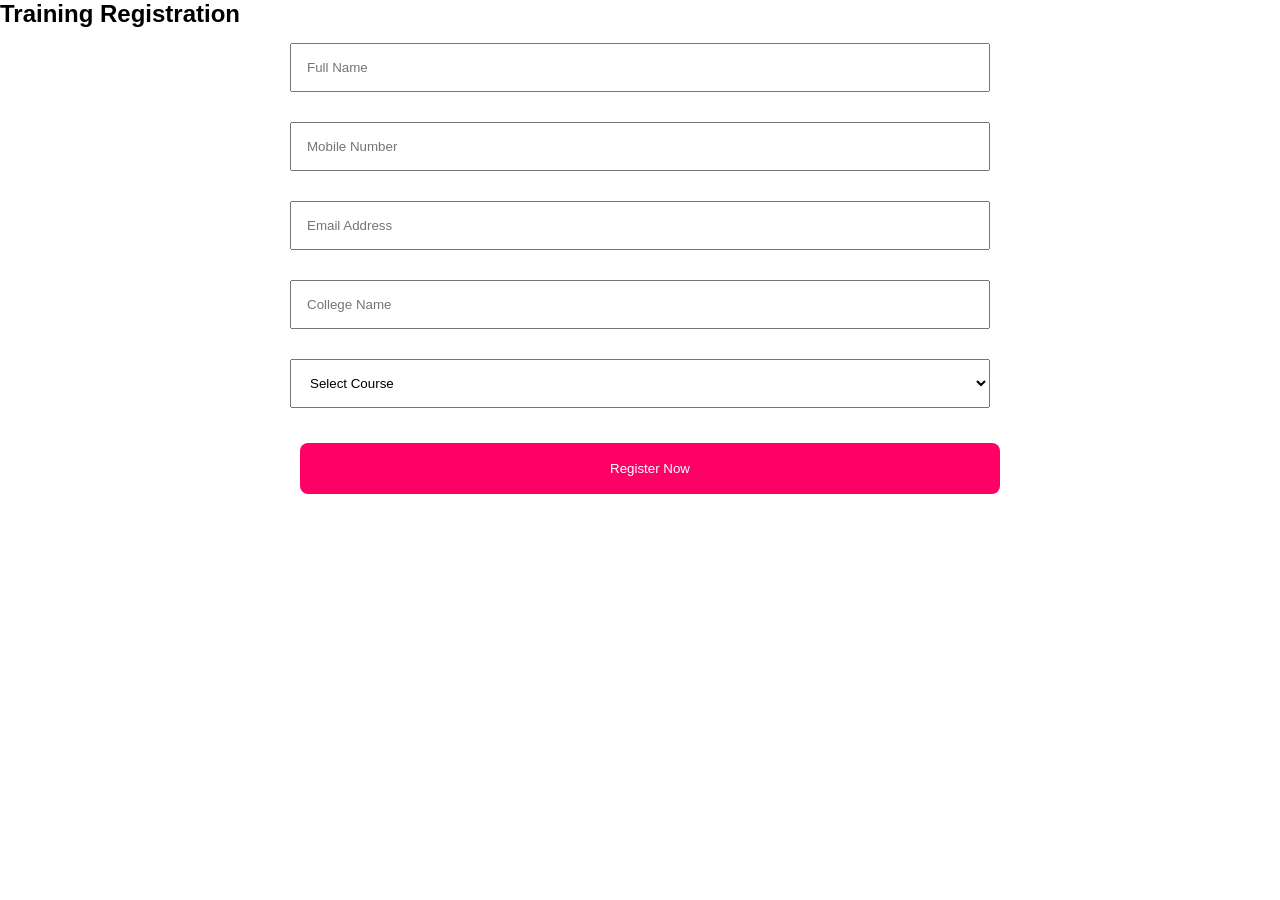
<file: pages/registration.html>
<!DOCTYPE html>
<html lang="en">

<head>

    <meta charset="UTF-8">

    <meta name="viewport"
          content="width=device-width, initial-scale=1.0">

    <title>ProductFormer Registration</title>

    <link rel="stylesheet"
          href="../css/style.css">

    <link rel="stylesheet"
          href="https://cdnjs.cloudflare.com/ajax/libs/font-awesome/6.7.2/css/all.min.css">

</head>

<body>

<section class="training">

    <h2>
        Training Registration
    </h2>

    <div class="card"
         style="max-width:700px;margin:auto;">

        <form id="registerForm">

            <input
                type="text"
                id="fullname"
                name="fullname"
                placeholder="Full Name"
                required
                style="
                width:100%;
                padding:15px;
                margin:15px 0;">

            <input
                type="tel"
                id="mobile"
                name="mobile"
                placeholder="Mobile Number"
                required
                style="
                width:100%;
                padding:15px;
                margin:15px 0;">

            <input
                type="email"
                id="email"
                name="email"
                placeholder="Email Address"
                required
                style="
                width:100%;
                padding:15px;
                margin:15px 0;">

            <input
                type="text"
                id="college"
                name="college"
                placeholder="College Name"
                required
                style="
                width:100%;
                padding:15px;
                margin:15px 0;">

            <select
                id="course"
                name="course"
                required
                style="
                width:100%;
                padding:15px;
                margin:15px 0;">

                <option value="">
                    Select Course
                </option>

                <option>
                    Python Development
                </option>

                <option>
                    SQL & Database
                </option>

                <option>
                    Data Analytics
                </option>

                <option>
                    Data Science
                </option>

                <option>
                    Power BI
                </option>

                <option>
                    Artificial Intelligence
                </option>

                <option>
                    Full Stack Development
                </option>

            </select>

            <button
                type="submit"
                class="btn-primary"
                style="
                width:100%;
                margin-top:20px;">

                Register Now

            </button>

        </form>

        <p id="message"
           style="
           text-align:center;
           margin-top:20px;
           font-weight:bold;">
        </p>

    </div>

</section>

<script src="../js/registration.js"></script>

</body>
</html>
</file>
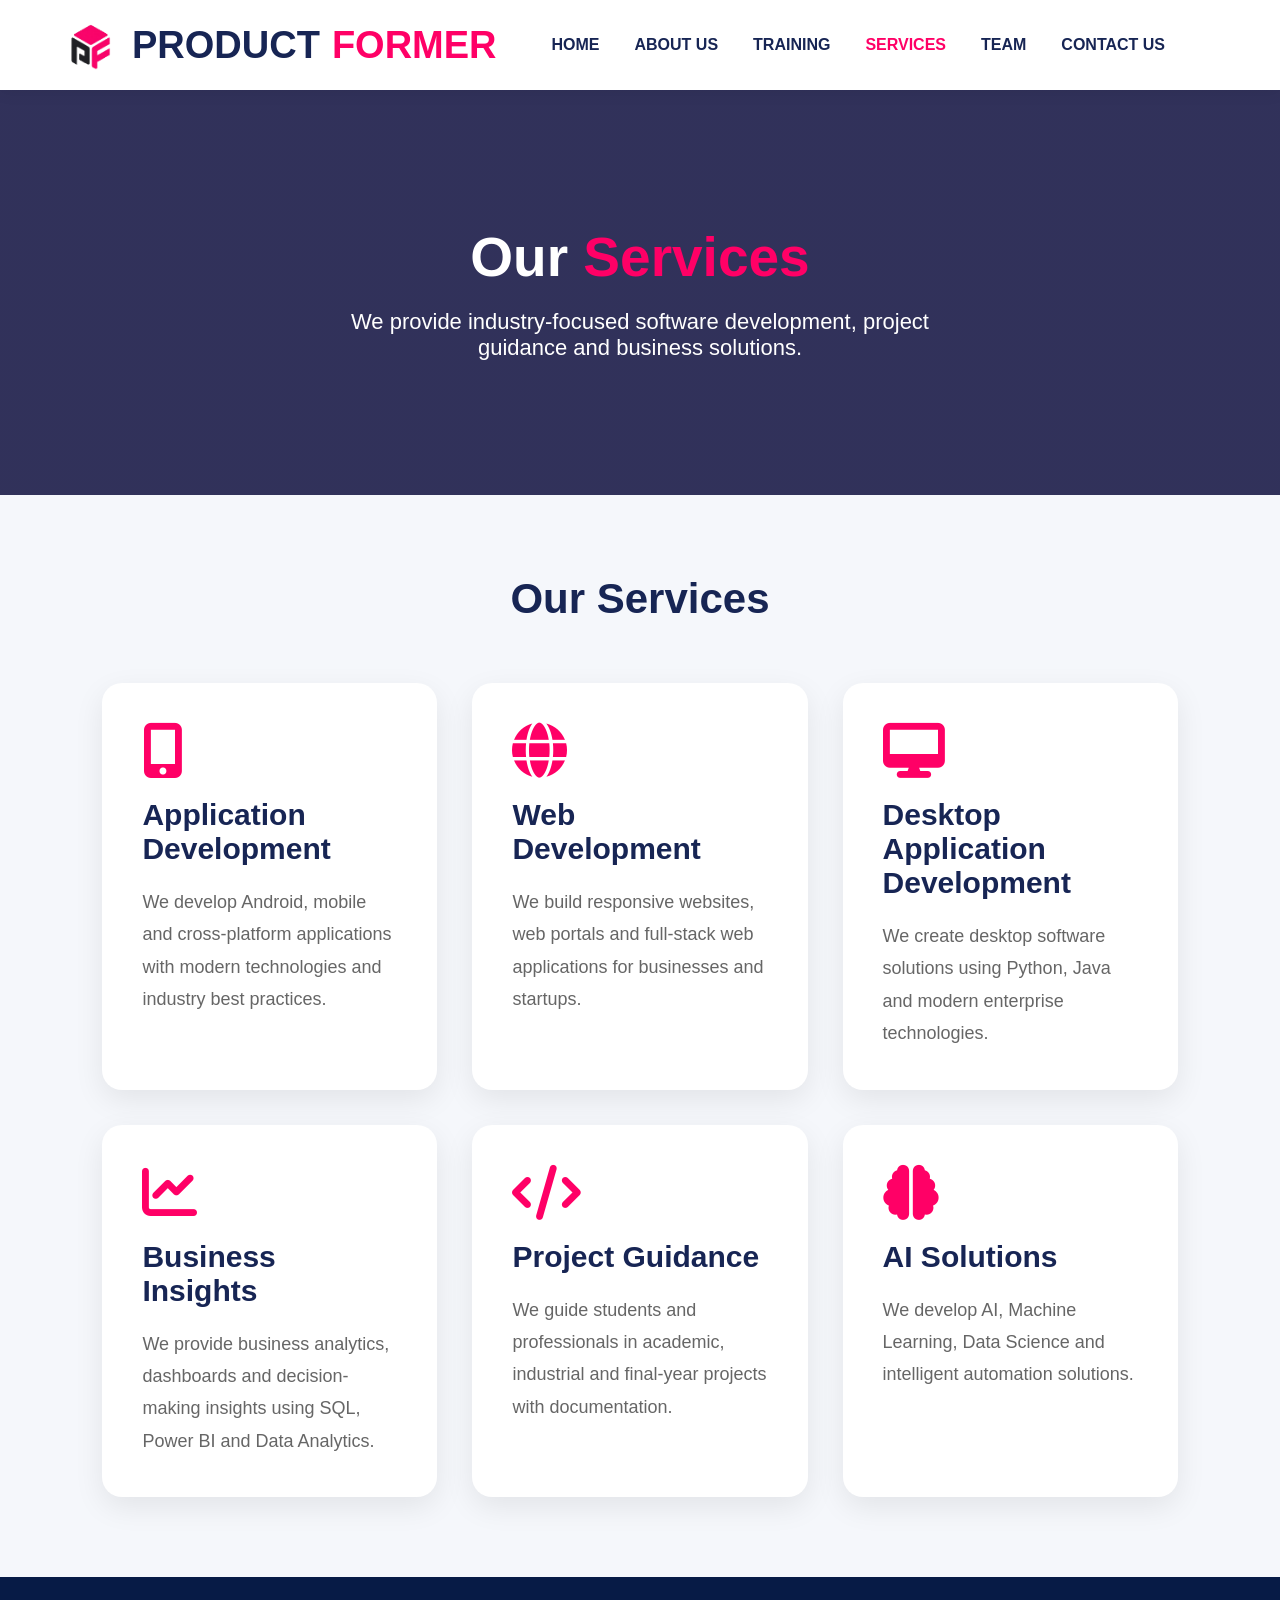
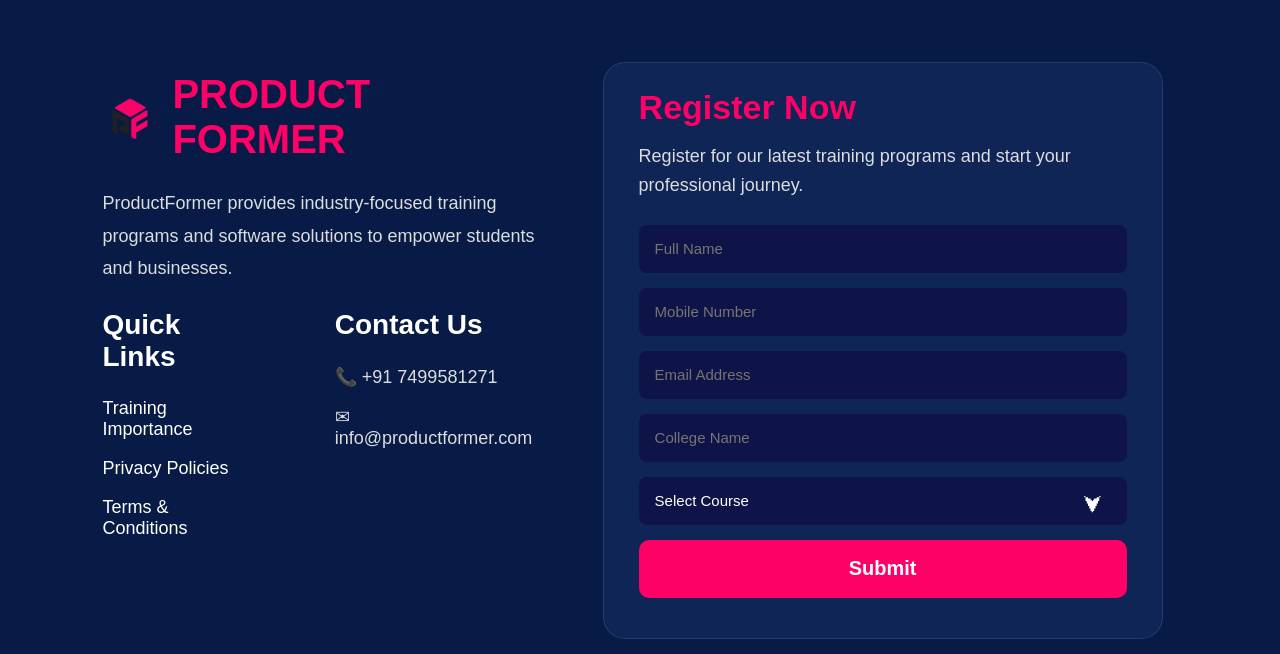
<file: pages/services.html>
<!DOCTYPE html>
<html lang="en">

<head>

    <meta charset="UTF-8">

    <meta name="viewport"
          content="width=device-width, initial-scale=1.0">

    <title>Our Services | ProductFormer</title>

    <link rel="stylesheet"
          href="../css/services.css">

    <link rel="stylesheet"
          href="https://cdnjs.cloudflare.com/ajax/libs/font-awesome/6.7.2/css/all.min.css">

</head>

<body>

<!-- ================= NAVBAR ================= -->

<header>


    <nav class="navbar">

    <div class="logo">
        <img src="../images/productformer-logo.jpeg" alt="ProductFormer Logo">
        PRODUCT<span>FORMER</span>
    </div>

        <ul class="nav-menu">

            <li>
                <a href="../index.html">
                    HOME
                </a>
            </li>

            <li>
                <a href="#contact-us">
                    ABOUT US
                </a>

            <li>
                <a href="training.html">
                    TRAINING
                </a>
            </li>

            <li>
                <a href="services.html"
                class="active">
                    SERVICES
                </a>
            </li>

            <li>
                <a href="#">
                    TEAM
                </a>
            </li>

            <li>
                <a href="#contact-us">
                    CONTACT US
                </a>
            </li>

        </ul>

        <!-- MOBILE HAMBURGER -->

        <div class="hamburger">

            <span></span>
            <span></span>
            <span></span>

        </div>

    </nav>

</header>


<!-- ================= HERO SECTION ================= -->

<section class="service-hero">

    <div class="hero-overlay">

<h1>
    Our <span>Services</span>
</h1>

        <p>
            We provide industry-focused software
            development, project guidance and
            business solutions.
        </p>

    </div>

</section>


<!-- ================= SERVICES SECTION ================= -->

<section class="services-section">

    <h2>
        Our Services
    </h2>

    <div class="services-container">

        <!-- APPLICATION DEVELOPMENT -->

        <div class="service-card">

            <i class="fa-solid fa-mobile-screen-button"></i>

            <h3>
                Application Development
            </h3>

            <p>
                We develop Android, mobile and
                cross-platform applications with
                modern technologies and industry
                best practices.
            </p>

        </div>


        <!-- WEB DEVELOPMENT -->

        <div class="service-card">

            <i class="fa-solid fa-globe"></i>

            <h3>
                Web Development
            </h3>

            <p>
                We build responsive websites,
                web portals and full-stack web
                applications for businesses
                and startups.
            </p>

        </div>


        <!-- DESKTOP APPLICATION -->

        <div class="service-card">

            <i class="fa-solid fa-desktop"></i>

            <h3>
                Desktop Application Development
            </h3>

            <p>
                We create desktop software
                solutions using Python, Java
                and modern enterprise
                technologies.
            </p>

        </div>


        <!-- BUSINESS INSIGHTS -->

        <div class="service-card">

            <i class="fa-solid fa-chart-line"></i>

            <h3>
                Business Insights
            </h3>

            <p>
                We provide business analytics,
                dashboards and decision-making
                insights using SQL, Power BI
                and Data Analytics.
            </p>

        </div>


        <!-- PROJECT GUIDANCE -->

        <div class="service-card">

            <i class="fa-solid fa-code"></i>

            <h3>
                Project Guidance
            </h3>

            <p>
                We guide students and
                professionals in academic,
                industrial and final-year
                projects with documentation.
            </p>

        </div>


        <!-- AI SOLUTIONS -->

        <div class="service-card">

            <i class="fa-solid fa-brain"></i>

            <h3>
                AI Solutions
            </h3>

            <p>
                We develop AI, Machine Learning,
                Data Science and intelligent
                automation solutions.
            </p>

        </div>

    </div>

</section>

<!-- ================= FOOTER ================= -->

<footer class="footer">
    <footer class="footer" id="footer"></footer>

    <div class="footer-container">

        <!-- LEFT -->

<div class="footer-box company-box">

    <div class="company-title">
        <img src="../images/productformer-logo.jpeg" alt="ProductFormer Logo">
        <span>PRODUCT FORMER</span>
    </div>

    <p class="company-desc">
        ProductFormer provides industry-focused
        training programs and software solutions
        to empower students and businesses.
    </p>

    <div class="footer-info">

        <!-- QUICK LINKS -->

    <div class="footer-links">

        <h3>Quick Links</h3>

        <a href="javascript:void(0)"
        onclick="openModal('training')">
            Training Importance
        </a>

        <a href="javascript:void(0)"
        onclick="openModal('privacy')">
            Privacy Policies
        </a>

        <a href="javascript:void(0)"
        onclick="openModal('terms')">
            Terms & Conditions
        </a>

    </div>
        <!-- CONTACT -->

        <div class="contact-box" id="contact-us">

            <h3>Contact Us</h3>

            <p>
                📞 +91 7499581271
            </p>

            <p>
                ✉ info@productformer.com
            </p>

            <!-- <p>
                📍 Chh.Sambhaji Nagar, Maharashtra, India
            </p> -->

        </div>

    </div>

</div>

        <!-- RIGHT REGISTRATION -->

        <div class="footer-box registration-box">
            

            <h2>Register Now</h2>

            <p>
                Register for our latest training
                programs and start your
                professional journey.
            </p>

            <form id="registerForm">

                <input
                    type="text"
                    name="fullname"
                    placeholder="Full Name"
                    required>

                <input
                    type="tel"
                    name="mobile"
                    placeholder="Mobile Number"
                    required>

                <input
                    type="email"
                    name="email"
                    placeholder="Email Address"
                    required>

                <input
                    type="text"
                    name="college"
                    placeholder="College Name"
                    required>

                <select
                    name="course"
                    required>

                    <option value="">
                        Select Course
                    </option>

                    <option>
                        Python Development
                    </option>

                    <option>
                        SQL & Database
                    </option>

                    <option>
                        Data Analytics
                    </option>

                    <option>
                        Data Science
                    </option>

                    <option>
                        Power BI
                    </option>

                    <option>
                        Artificial Intelligence
                    </option>

                    <option>
                        Full Stack Development
                    </option>

                </select>

                <button
                    type="submit"
                    class="register-btn">

                    Submit

                </button>

                <div id="message"></div>

            </form>

        </div>

    </div>

</footer>


<!-- JS -->

<!-- POPUP -->

<div class="popup-modal" id="popupModal">

    <div class="popup-content">

        <span class="close-btn"
              onclick="closeModal()">
            &times;
        </span>

        <h2 id="popupTitle"></h2>

        <div id="popupBody" class="popup-scroll"></div>

    </div>

</div>

<!-- JS -->
 <script src="../js/pop.js"></script>
<script src="../js/script.js"></script>
<script src="../js/registration.js"></script>
</body>
</html>
</file>
<file: css/style.css>
html{
    scroll-behavior:smooth;
}
   
   *{
    margin:0;
    padding:0;
    box-sizing:border-box;
    font-family:'Segoe UI',sans-serif;
    }

    body{
    overflow-x:hidden;
    }

    /* NAVBAR */

    .navbar{

    position:fixed;

    top:0;

    width:100%;

    height:90px;

    padding:0 60px;

    display:flex;

    justify-content:space-between;

    align-items:center;

    background:white;

    z-index:1000;

    box-shadow:0 2px 10px rgba(0,0,0,.1);

    }

/* ================= LOGO ================= */

.navbar .logo {
    display: flex;
    align-items: center;
    justify-content: flex-start;
    gap: 10px;

    height: 90px;

    font-size: 35px;
    font-weight: 800;

    white-space: nowrap;

    position: relative;

    flex-shrink: 0;
}

/* PRODUCTFORMER LOGO IMAGE */

.navbar .logo img {
    display: block !important;

    width: 55px !important;
    height: 55px !important;

    min-width: 55px !important;
    max-width: 55px !important;

    min-height: 55px !important;
    max-height: 55px !important;

    object-fit: contain !important;

    flex: 0 0 55px !important;

    margin: 0 !important;
    padding: 0 !important;

    position: relative !important;

    top: 0 !important;
    left: 0 !important;

    transform: none !important;
}

/* PRODUCTFORMER TEXT */

.navbar .logo span {
    color: #ff0066;
}

    /* DESKTOP MENU */

    .nav-menu{

    display:flex;

    gap:30px;

    list-style:none;

    }

    .nav-menu a{

    text-decoration:none;

    color:#172554;

    font-weight:600;

    transition:.3s;

    }

    .nav-menu a:hover{
    color:#ff0066;
    }

    .active{
    color:#ff0066;
    }

    /* HAMBURGER */

    .hamburger{

    display:none;

    cursor:pointer;

    z-index:2000;

    }

    .hamburger span{

    display:block;

    width:30px;

    height:2px;

    background:#172554;

    margin:6px;

    }

    /* HERO */

    /* HERO SECTION */

    .hero{
        position:relative;
        width:100%;
        height:100vh;

        display:flex;
        justify-content:center;
        align-items:center;

        text-align:center;

        overflow:hidden;
    }

    /* SLIDER */

    .slider{
        position:absolute;
        top:0;
        left:0;

        width:100%;
        height:100%;

        z-index:1;
    }

    .slide{
        position:absolute;
        top:0;
        left:0;

        width:100%;
        height:100%;

        object-fit:cover;

        opacity:0;

        transition:opacity 1.5s ease-in-out;
    }

    .slide.active{
        opacity:1;
    }

    /* DARK OVERLAY */

    .overlay{
        position:absolute;
        top:0;
        left:0;

        width:100%;
        height:100%;

        background:rgba(8,20,60,.65);

        z-index:2;
    }

    /* HERO CONTENT */

    .hero-content{
        position:relative;

        z-index:3;

        color:white;

        animation:fadeUp 1.2s ease;
    }

    .hero-content h1{
        font-size:90px;
        font-weight:900;
    }

    .hero-content h1 span{
        color:#ff0066;
    }

    .hero-content h2{
        margin-top:20px;
        font-size:45px;
    }

    .hero-content p{
        margin:30px auto;
        width:60%;
        font-size:22px;
        line-height:1.7;
    }
    /* BUTTONS */

    .hero-buttons{
    margin-top:40px;
    }

    .btn-primary,
    .btn-secondary{
    text-decoration: none;

    padding:18px 40px;

    margin:10px;

    border:none;

    cursor:pointer;

    border-radius:8px;

    transition:.3s;

    }

    .btn-primary{

    background:#ff0066;

    color:white;

    }

    .btn-secondary{

    background:transparent;

    border:2px solid white;

    color:white;

    }

    .btn-primary:hover,
    .btn-secondary:hover{

    transform:
    translateY(-5px)
    scale(1.05);

    }

/* =========================
   MOBILE RESPONSIVE
========================= */

@media(max-width:1100px){

    .navbar{
        padding:0 20px;
    }

    .navbar .logo{
        display:flex;
        align-items:center;
        gap:7px;

        height:90px;

        font-size:24px;

        flex:1;

        white-space:nowrap;

        overflow:hidden;
    }

    .navbar .logo img{
        width:502px !important;
        height:502px !important;

        min-width:502px !important;
        max-width:502px !important;

        min-height:502px !important;
        max-height:502px !important;

        flex:0 0 502px !important;

        object-fit:contain !important;

        position:relative !important;
        top:0 !important;
        left:0 !important;

        transform:none !important;
    }

    /* HAMBURGER */

    .hamburger{
        display:block;
        cursor:pointer;
        z-index:3000;
    }

    .hamburger span{
        display:block;
        width:25px;
        height:3px;
        background:#172554;
        margin:5px 0;
        transition:.3s;
    }

    /* FULL SCREEN MENU */

    .nav-menu{

        position:fixed;

        top:0;
        left:-100%;

        width:100%;
        height:100vh;

        background:#081b3d;

        display:flex;
        flex-direction:column;

        justify-content:center;
        align-items:center;

        gap:30px;

        transition:.4s;

        z-index:2000;
    }

    .nav-menu.active{
        left:0;
    }

    .nav-menu li{
        list-style:none;
    }

    .nav-menu a{
        color:white;
        font-size:24px;
        font-weight:600;
        text-decoration:none;
    }

    .nav-menu a:hover{
        color:#ff0066;
    }

    /* HERO */

    /* HERO */

    .hero-content h1{
        font-size:48px;
    }

    .hero-content h2{
        font-size:28px;
        margin-top:15px;
    }

    .hero-content p{
        width:90%;
        font-size:19px;
        line-height:1.6;
        margin:20px auto;
    }

    .hero-buttons{
        margin-top:30px;
    }

    .btn-primary,
    .btn-secondary{
        padding:14px 28px;
        font-size:16px;
    }
}

    /* ANIMATION */

    @keyframes fadeUp{

    from{

    opacity:0;

    transform:
    translateY(50px);

    }

    to{

    opacity:1;

    transform:
    translateY(0);

    }

    }

/* ===================================
   REGISTRATION FORM
=================================== */

.register-section{
    padding:120px 10%;
    background:#f5f7fa;
}

.register-section h2{
    text-align:center;
    font-size:42px;
    color:#172554;
    margin-bottom:40px;
}

.register-form{
    max-width:600px;
    margin:auto;
    background:#fff;
    padding:40px;
    border-radius:15px;
    box-shadow:0 5px 20px rgba(0,0,0,.1);

    display:flex;
    flex-direction:column;
    gap:20px;
}

.register-form input,
.register-form select,
.register-form textarea{
    padding:15px;
    border:1px solid #ddd;
    border-radius:8px;
    font-size:16px;
    outline:none;
}

.register-form input:focus,
.register-form select:focus,
.register-form textarea:focus{
    border:2px solid #ff0066;
}

.register-form button{
    padding:16px;
    border:none;
    background:#ff0066;
    color:white;
    font-size:18px;
    border-radius:8px;
    cursor:pointer;
    transition:.3s;
}

.register-form button:hover{
    transform:translateY(-5px);
    background:#e6005c;
}


    /* FOOTER */

.footer{
    background:#081b3d;
    color:white;
    padding:60px 10% 20px;
}

.footer-container{
    display:grid;
    grid-template-columns:
    repeat(auto-fit,minmax(250px,1fr));
    gap:50px;
}

.footer-box h2{
    margin-bottom:20px;
    color:#ff0066;
}

.footer-box p{
    line-height:1.8;
    color:#ddd;
}

.footer-box ul{
    list-style:none;
}

.footer-box ul li{
    margin:15px 0;
}

.footer-box ul li a{
    color:white;
    text-decoration:none;
    transition:.3s;
}

.footer-box ul li a:hover{
    color:#ff0066;
}

.register-btn{
    display:inline-block;
    margin-top:20px;
    padding:15px 30px;
    background:#ff0066;
    color:white;
    text-decoration:none;
    border-radius:8px;
    transition:.3s;
}

.register-btn:hover{
    transform:translateY(-5px);
}

.copyright{
    margin-top:40px;
    text-align:center;
    border-top:1px solid rgba(255,255,255,.2);
    padding-top:20px;
    color:#ccc;
}


/* REGISTRATION FORM */

.registration-box{
    min-width:350px;
}

.registration-box form{
    display:flex;
    flex-direction:column;
    gap:15px;
}

.registration-box input,
.registration-box select{
    width:100%;
    height:48px;

    padding:0 45px 0 16px;

    border:none;
    border-radius:8px;
    outline:none;

    background:#0e1448;
    color:#fff;
    font-size:15px;

    box-sizing:border-box;

    appearance:none;
    -webkit-appearance:none;
    -moz-appearance:none;
}
.registration-box{
    position:relative;
}

/* Custom dropdown arrow */
.registration-box::after{
    content:"";
    position:absolute;
    right:62px;
    top:375px;      /* Adjust if needed */

    width:10px;
    height:10px;

    border-right:3px solid #fff;
    border-bottom:3px solid #fff;

    transform:rotate(45deg);
    pointer-events:none;
}

.registration-box input::placeholder{
    color:#aaa;
}

.register-btn{
    padding:15px;
    background:#ff0066;
    color:white;
    border:none;
    border-radius:8px;
    cursor:pointer;
    font-size:16px;
    font-weight:600;
    transition:.3s;
}


.registration-box{
    background:rgba(255,255,255,0.05);
    backdrop-filter:blur(15px);
    padding:30px;
    border-radius:20px;
    border:1px solid rgba(255,255,255,0.1);
}


.register-btn:hover{
    background:#e6005c;
    transform:translateY(-3px);
}

/* MOBILE */

@media(max-width:900px){

    .registration-box{
        width:100%;
        margin-top:30px;
    }

}


/* FOOTER */

.footer{
    background:#071b46;
    padding:60px 8% 20px;
    color:#fff;
}

.footer-container{
    display:flex;
    justify-content:space-between;
    align-items:flex-start;
    gap:60px;
}

/* LEFT */

.company-box{
    flex:1;
}

.company-title{
    color:#ff0066;
    font-size:40px;
    margin-bottom:25px;
}

.company-desc{
    font-size:20px;
    line-height:1.8;
    color:#ddd;
    max-width:700px;
}

.footer-info{
    display:flex;
    gap:120px;
    margin-top:50px;
}

.footer-links h3,
.contact-box h3{
    font-size:30px;
    margin-bottom:25px;
}

.footer-links a{
    display:block;
    color:white;
    text-decoration:none;
    margin:18px 0;
    font-size:20px;
    transition:.3s;
}

.footer-links a:hover{
    color:#ff0066;
    padding-left:10px;
}

.contact-box p{
    font-size:20px;
    margin:18px 0;
    color:#ddd;
}

/* REGISTRATION FORM */

.register-section{
    width:480px;          /* keep width */
    padding:25px 35px;    /* reduced from 35px */
    border-radius:20px;
    background:#162d61;
}

.register-section h2{
    font-size:28px;
    margin-bottom:12px;   /* reduced */
}

.register-section p{
    font-size:16px;
    line-height:1.5;
    margin-bottom:15px;   /* reduced */
}

.register-section form{
    display:flex;
    flex-direction:column;
    gap:12px;             /* reduced spacing */
}

.register-section input,
.register-section select{
    height:48px;          /* reduced from 55px */
    padding:0 18px;
    font-size:15px;
    border:none;
    border-radius:8px;
    background:#1b1b1b;
    color:white;
}


.submit-btn{
    height:50px;          /* reduced */
    margin-top:8px;
    font-size:17px;
    border:none;
    border-radius:8px;
    background:#ff0066;
    color:white;
    font-weight:600;
    cursor:pointer;
}

/* MOBILE */

@media(max-width:1100px){

    .footer-container{
        flex-direction:column;
    }

    .footer-info{
        flex-direction:column;
        gap:40px;
    }

    .registration-box{
        width:100%;
    }

    .company-title{
        font-size:32px;
    }

    .company-desc,
    .footer-links a,
    .contact-box p{
        font-size:18px;
    }
}


.popup-modal{
    display:none;
    position:fixed;
    top:0;
    left:0;
    width:100%;
    height:100%;
    background:rgba(0,0,0,.7);
    z-index:9999;

    justify-content:center;
    align-items:center;
}

.popup-content{
    background:white;
    width:70%;
    max-width:900px;
    max-height:80vh;
    overflow-y:auto;

    padding:40px;

    border-radius:15px;

    position:relative;
}

.popup-content h2{
    color:#ff0066;
    margin-bottom:20px;
}

.popup-content p,
.popup-content li{
    font-size:16px;
    line-height:1.8;
    color:#333;
}

.close-btn{
    position:absolute;
    right:20px;
    top:15px;

    font-size:35px;
    cursor:pointer;
}

.popup-scroll{
    max-height:60vh;
    overflow-y:auto;
    padding-right:15px;
    line-height:1.8;
}

.popup-scroll h3{
    color:#ff0066;
    margin:20px 0 10px;
}

.popup-scroll ul,
.popup-scroll ol{
    padding-left:25px;
}

.popup-scroll li{
    margin:10px 0;
}

/* FINAL LOGO SIZE */
.navbar .logo img {
    width: 60px !important;
    height: 60px !important;
    min-width: 60px !important;
    max-width: 60px !important;
    min-height: 60px !important;
    max-height: 60px !important;
    flex: 0 0 60px !important;
    object-fit: contain !important;
    display: block !important;
    position: static !important;
    transform: none !important;
}

.company-title {
    display: flex;
    align-items: center;
    gap: 15px;
    color: #ff0066;
    font-size: 40px;
    font-weight: 800;
    margin-bottom: 25px;
}

.company-title img {
    width: 55px;
    height: 55px;
    object-fit: contain;
    display: block;
}

@media(max-width:1100px){
    .hero-content h1{
    font-size:55px;
}

.hero-content h2{
    font-size:30px;
    margin-top:15px;
}

.hero-content p{
    width:90%;
    font-size:23px;
    margin:20px auto;
}
}
</file>
<file: css/services.css>
*{
    margin:0;
    padding:0;
    box-sizing:border-box;
    font-family:'Segoe UI',sans-serif;
    scroll-behavior:smooth;
}

body{
    background:#f5f7fb;
    color:#172554;
}

/* ================= NAVBAR ================= */

.navbar{
    position: fixed;
    top: 0;
    left: 0;
    width: 100%;
    height: 90px;

    display: flex;
    align-items: center;
    justify-content: space-between;

    padding: 0 60px;

    background: #fff;
    box-shadow: 0 2px 15px rgba(0,0,0,.08);
    z-index: 1000;
}

.logo{
    font-size: 38px;
    font-weight: 900;
    color: #172554;
    margin: 0;
}

.logo span{
    color:#ff0066;
}

.nav-menu{
    display: flex;
    align-items: center;
    gap: 35px;

    list-style: none;

    margin: 0;
    padding: 0;
}

.nav-menu li{
    list-style: none;
}
.nav-menu a{
    text-decoration:none;
    color:#172554;
    font-weight:600;
    transition:.3s;
}

.nav-menu a:hover,
.nav-menu .active{
    color:#ff0066;
}


/* ================= HERO ================= */

.service-hero{
    height:45vh;

    background:
    linear-gradient(
        rgba(0,0,50,.8),
        rgba(0,0,50,.8)
    ),
    url('https://images.unsplash.com/photo-1516321318423-f06f85e504b3');

    background-size:cover;
    background-position:center;

    display:flex;
    justify-content:center;
    align-items:center;

    text-align:center;
    color:white;

    margin-top:90px;

    animation:bgZoom 15s infinite alternate;
}

.hero-overlay{
    animation:fadeUp 1.2s ease;
}

.hero-overlay h1{
    font-size:55px;
    margin-bottom:20px;
    font-weight:800;
}

.hero-overlay h1 span{
    color:#ff0066;
}

.hero-overlay p{
    font-size:22px;
    width:70%;
    margin:auto;
}

/* ================= SERVICES ================= */

.services-section{
    padding:80px 8%;
    background:#f5f7fb;
}

.services-section h2{

    text-align:center;

    font-size:42px;

    color:#172554;

    margin-bottom:60px;

    animation:slideLeft 1s ease;
}

.services-container{

    display:grid;

    grid-template-columns:
    repeat(auto-fit,minmax(320px,1fr));

    gap:35px;
}


/* ================= CARD ================= */

.service-card{

    background:white;

    padding:40px;

    border-radius:20px;

    box-shadow:
    0 10px 30px
    rgba(0,0,0,.08);

    transition:.4s;
}
.service-card:hover{

    transform:
    translateY(-12px)
    scale(1.03);

    box-shadow:
    0 20px 40px
    rgba(0,0,0,.15);
}
.service-card i{

    font-size:55px;

    color:#ff0066;

    margin-bottom:20px;

    transition:.4s;
}

.service-card:hover i{

    transform:
    rotate(15deg)
    scale(1.2);
}

.service-card h3{
    font-size:30px;
    color:#172554;
    margin-bottom:20px;
}

.service-card p{
    font-size:18px;
    line-height:1.8;
    color:#666;
}

/* ================= FOOTER ================= */

.footer{
    background:#071b46;
    padding:35px 8% 15px;
    color:#fff;
}

.footer-container{
    display:flex;
    justify-content:space-between;
    align-items:flex-start;
    gap:60px;
}

/* LEFT SIDE */

.company-box{
    flex:1;
    padding-top:10px;
}

.company-title{
    display:flex;
    align-items:center;
    margin-bottom:12px;
    gap:15px;

    color:#ff0066;
    font-size:40px;
    font-weight:800;

    margin-bottom:25px;
}

.company-title img{
    width:55px;
    height:55px;
    object-fit:contain;
    display:block;
}

.company-desc{
    font-size:18px;
    line-height:1.8;
    color:#ddd;
    max-width:700px;
}

.footer-info{
    display:flex;
    gap:80px;
    margin-top:25px;
}

.footer-links h3,
.contact-box h3{
    font-size:28px;
    margin-bottom:25px;
    color:#fff;
}

.footer-links a{
    display:block;
    color:#fff;
    text-decoration:none;
    margin:18px 0;
    font-size:18px;
    transition:.3s;
}

.footer-links a:hover{
    color:#ff0066;
    padding-left:8px;
}

.contact-box p{
    font-size:18px;
    color:#ddd;
    margin:18px 0;
}

/* ================= REGISTRATION FORM ================= */

.register-section,
.registration-box{
    width:560px;
    background:#0e2555;
    padding:25px 35px;
    border-radius:22px;
    margin-right:15px;
    border:1px solid rgba(255,255,255,.1);
}

.register-section h2,
.registration-box h2{
    color:#ff0066;
    font-size:34px;
    margin-bottom:15px;
}

.register-section p,
.registration-box p{
    color:#ddd;
    font-size:18px;
    line-height:1.6;
    margin-bottom:25px;
}

.register-section form,
.registration-box form{
    display:flex;
    flex-direction:column;
    gap:15px;
}

.register-section input,
.register-section select,
.registration-box input,
.registration-box select{
    width:100%;
    height:48px;

    padding:0 45px 0 16px;

    border:none;
    border-radius:8px;
    outline:none;

    background:#0e1448;
    color:#fff;

    font-size:15px;

    box-sizing:border-box;

    appearance:none;
    -webkit-appearance:none;
    -moz-appearance:none;
}

.registration-box{
    position:relative;
}

.registration-box form{
    position:relative;
}

.registration-box form::after{
    content:"⮟";

    position:absolute;

    right:24px;
    top:268px;

    color:#fff;
    font-size:20px;

    pointer-events:none;
}

.submit-btn,
.register-btn{
    height:58px;

    border:none;
    border-radius:10px;

    background:#ff0066;
    color:#fff;

    font-size:20px;
    font-weight:700;

    cursor:pointer;

    transition:.3s;
}

.submit-btn:hover,
.register-btn:hover{
    transform:translateY(-3px);
}

/* ================= FOOTER RESPONSIVE ================= */

@media(max-width:1100px){

    .footer-container{
        flex-direction:column;
    }

    .footer-info{
        flex-direction:column;
        gap:40px;
    }

    .register-section,
    .registration-box{
        width:100%;
    }

    .company-title{
        font-size:34px;
    }

    .company-desc{
        font-size:18px;
    }

    .footer-links a,
    .contact-box p{
        font-size:18px;
    }
}
/* ================= POPUP ================= */

.popup-modal{
    display:none;
    position:fixed;
    top:0;
    left:0;
    width:100%;
    height:100%;
    background:rgba(0,0,0,.75);
    z-index:9999;

    justify-content:center;
    align-items:center;

    animation:fadeIn .3s ease;
}

.popup-content{
    background:#fff;

    width:75%;
    max-width:900px;
    max-height:85vh;

    border-radius:18px;

    padding:35px 40px;

    position:relative;

    overflow:hidden;

    box-shadow:
        0 20px 50px rgba(0,0,0,.25);

    animation:popupShow .3s ease;
}

.close-btn{
    position:absolute;
    top:15px;
    right:20px;

    font-size:35px;
    font-weight:700;

    cursor:pointer;
    color:#666;

    transition:.3s;
}

.close-btn:hover{
    color:#ff0066;
    transform:rotate(90deg);
}

#popupTitle{
    color:#172554;
    font-size:32px;
    margin-bottom:20px;

    padding-bottom:15px;

    border-bottom:2px solid #eee;
}

.popup-scroll{
    max-height:60vh;
    overflow-y:auto;

    padding-right:15px;

    line-height:1.8;
}

.popup-scroll h3{
    color:#172554;

    font-size:24px;

    margin:25px 0 15px;

    border-left:5px solid #ff0066;

    padding-left:10px;
}

.popup-scroll p{
    font-size:17px;
    color:#444;

    margin-bottom:18px;

    line-height:1.8;
}

.popup-scroll ul,
.popup-scroll ol{
    margin-left:25px;
    margin-bottom:20px;
}

.popup-scroll li{
    font-size:16px;
    color:#555;

    margin-bottom:12px;

    line-height:1.7;
}

/* SCROLLBAR */

.popup-scroll::-webkit-scrollbar{
    width:8px;
}

.popup-scroll::-webkit-scrollbar-track{
    background:#f1f1f1;
}

.popup-scroll::-webkit-scrollbar-thumb{
    background:#ff0066;
    border-radius:10px;
}

/* ANIMATION */

@keyframes fadeIn{
    from{
        opacity:0;
    }
    to{
        opacity:1;
    }
}

@keyframes popupShow{
    from{
        opacity:0;
        transform:scale(.9);
    }
    to{
        opacity:1;
        transform:scale(1);
    }
}

/* ================= NAVBAR RESPONSIVE ================= */

@media (max-width:992px){

    .navbar{
        flex-direction:column;
        justify-content:center;
        align-items:center;
        height:auto;
        padding:20px;
    }

    .logo{
        font-size:32px;
        margin-bottom:18px;
        text-align:center;
    }

    .nav-menu{
        display:flex;
        justify-content:center;
        align-items:center;
        flex-wrap:wrap;
        gap:20px;
        margin-top:10px;
        width:100%;
    }

    .nav-menu li{
        display:flex;
    }

    .nav-menu a{
        font-size:18px;
    }

    .service-hero{
        margin-top:145px;
    }
}

@media (max-width:576px){

    .logo{
        font-size:28px;
    }

    .nav-menu{
        gap:15px;
    }

    .nav-menu a{
        font-size:15px;
    }

    .service-hero{
        height:42vh;
        margin-top:145px;
    }

    .hero-overlay h1{
        font-size:34px;
    }

    .hero-overlay p{
        width:90%;
        font-size:17px;
    }
}   


/* ================= PRODUCTFORMER LOGO ================= */

.navbar .logo {
    display:flex;
    align-items:center;
    gap:12px;
    white-space:nowrap;
}

.navbar .logo img {
    width:60px !important;
    height:60px !important;

    min-width:60px !important;
    max-width:60px !important;

    min-height:60px !important;
    max-height:60px !important;

    object-fit:contain !important;
    display:block !important;

    flex:0 0 60px !important;
}

.company-title {
    display: flex;
    align-items: center;
    gap: 15px;
    color: #ff0066;
    font-size: 40px;
    font-weight: 800;
    margin-bottom: 25px;
}

.company-title img {
    width: 55px;
    height: 55px;
    object-fit: contain;
    display: block;
}
</file>
